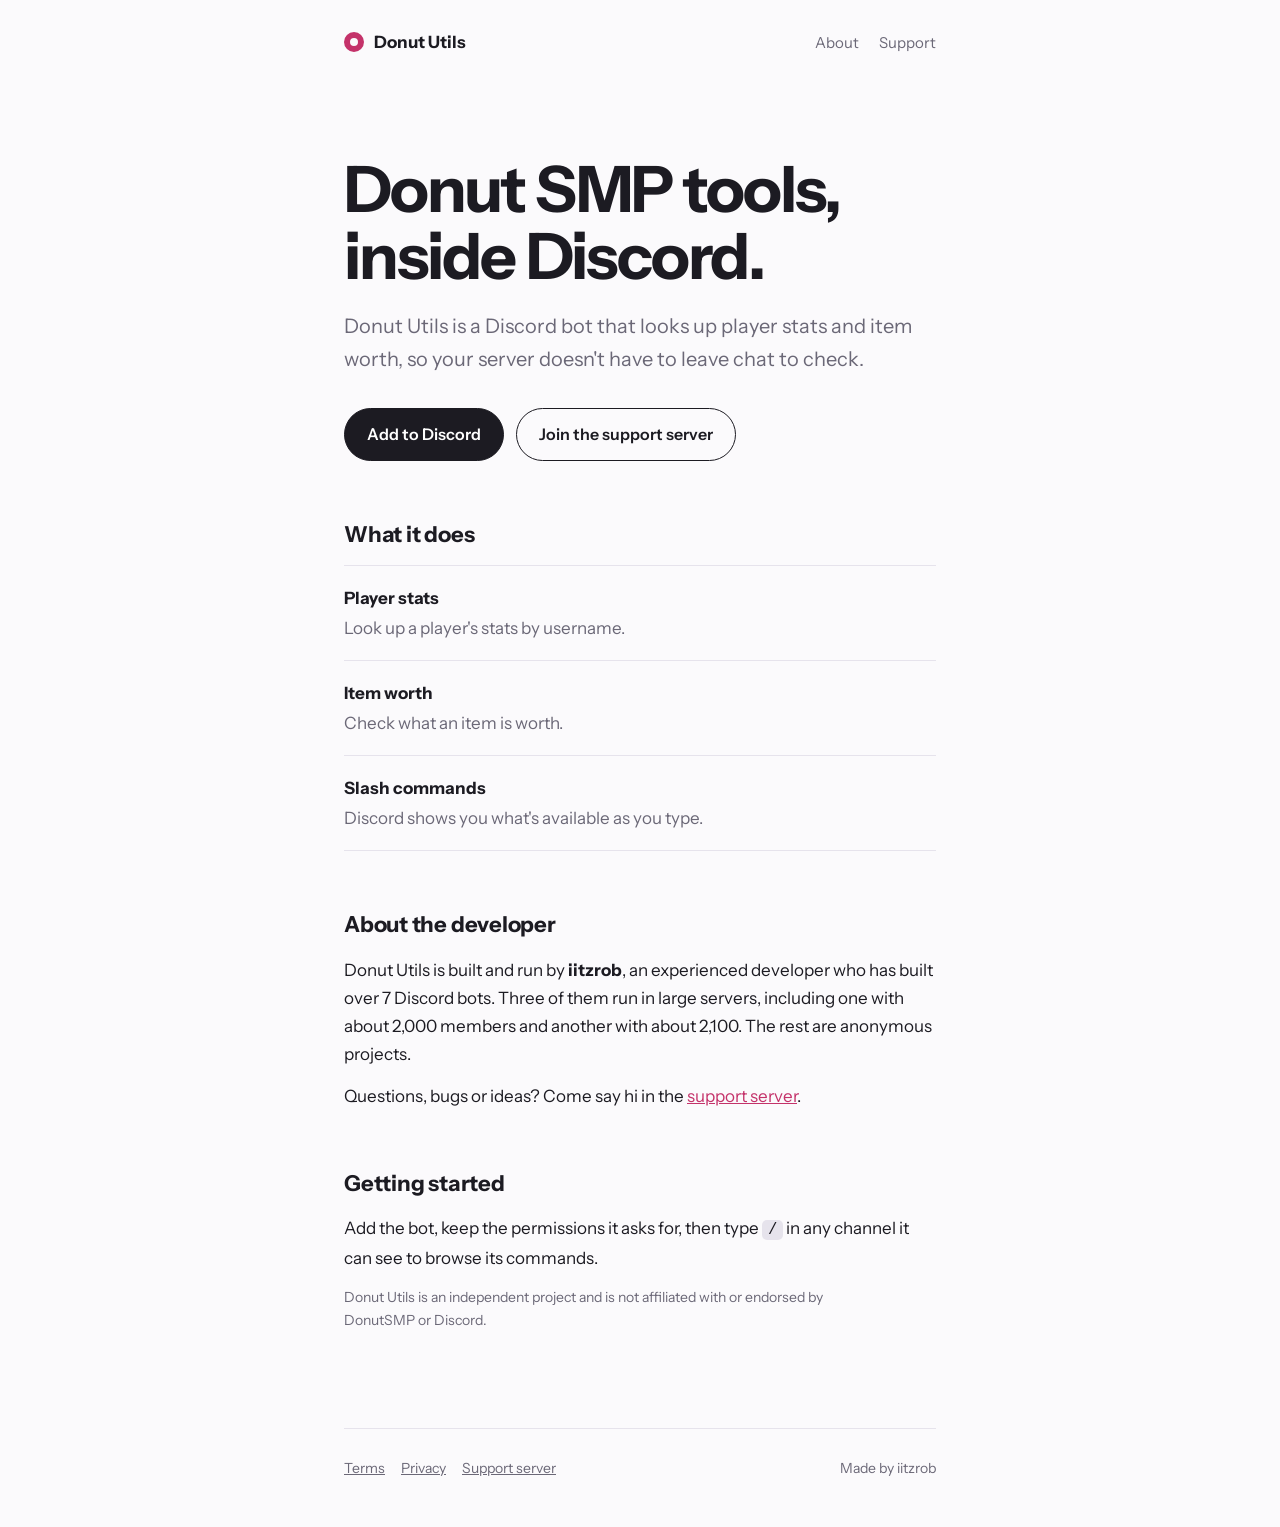
<file: index.html>
<!doctype html><html lang="en"><head><meta charset="utf-8"><meta name="viewport" content="width=device-width,initial-scale=1"><title>Donut Utils</title><meta name="description" content="Donut Utils is a Discord bot for DonutSMP stats and item worth lookups."><link rel="icon" href="data:image/svg+xml,<svg xmlns=%27http://www.w3.org/2000/svg%27 viewBox=%270 0 100 100%27><text y=%27.9em%27 font-size=%2790%27>🍩</text></svg>"><link rel="preconnect" href="https://fonts.googleapis.com"><link rel="preconnect" href="https://fonts.gstatic.com" crossorigin><link href="https://fonts.googleapis.com/css2?family=Instrument+Sans:wght@400;600;700&display=swap" rel="stylesheet"><link rel="stylesheet" href="style.css"></head><body><div class="wrap"><header><a class="logo" href="index.html"><span class="ring"></span>Donut Utils</a><nav><a href="index.html#about">About</a><a href="https://discord.gg/graDuUrfMg">Support</a></nav></header>
<main>
<h1>Donut SMP tools, inside Discord.</h1>
<p class="lead">Donut Utils is a Discord bot that looks up player stats and item worth, so your server doesn't have to leave chat to check.</p>
<div class="actions">
<a class="btn primary" href="https://discord.com/oauth2/authorize?client_id=1556526408845754458&permissions=3221351504&integration_type=0&scope=bot+applications.commands">Add to Discord</a>
<a class="btn ghost" href="https://discord.gg/graDuUrfMg">Join the support server</a>
</div>

<h2 id="features">What it does</h2>
<div class="feat"><h3>Player stats</h3><p>Look up a player's stats by username.</p></div>
<div class="feat"><h3>Item worth</h3><p>Check what an item is worth.</p></div>
<div class="feat"><h3>Slash commands</h3><p>Discord shows you what's available as you type.</p></div>

<h2 id="about">About the developer</h2>
<p>Donut Utils is built and run by <strong>iitzrob</strong>, an experienced developer who has built over 7 Discord bots. Three of them run in large servers, including one with about 2,000 members and another with about 2,100. The rest are anonymous projects.</p>
<p>Questions, bugs or ideas? Come say hi in the <a href="https://discord.gg/graDuUrfMg">support server</a>.</p>

<h2>Getting started</h2>
<p>Add the bot, keep the permissions it asks for, then type <code>/</code> in any channel it can see to browse its commands.</p>
<p class="meta">Donut Utils is an independent project and is not affiliated with or endorsed by DonutSMP or Discord.</p>
</main>
<footer><div><a href="terms.html">Terms</a><a href="privacy.html">Privacy</a><a href="https://discord.gg/graDuUrfMg">Support server</a></div><div>Made by iitzrob</div></footer></div></body></html>
</file>
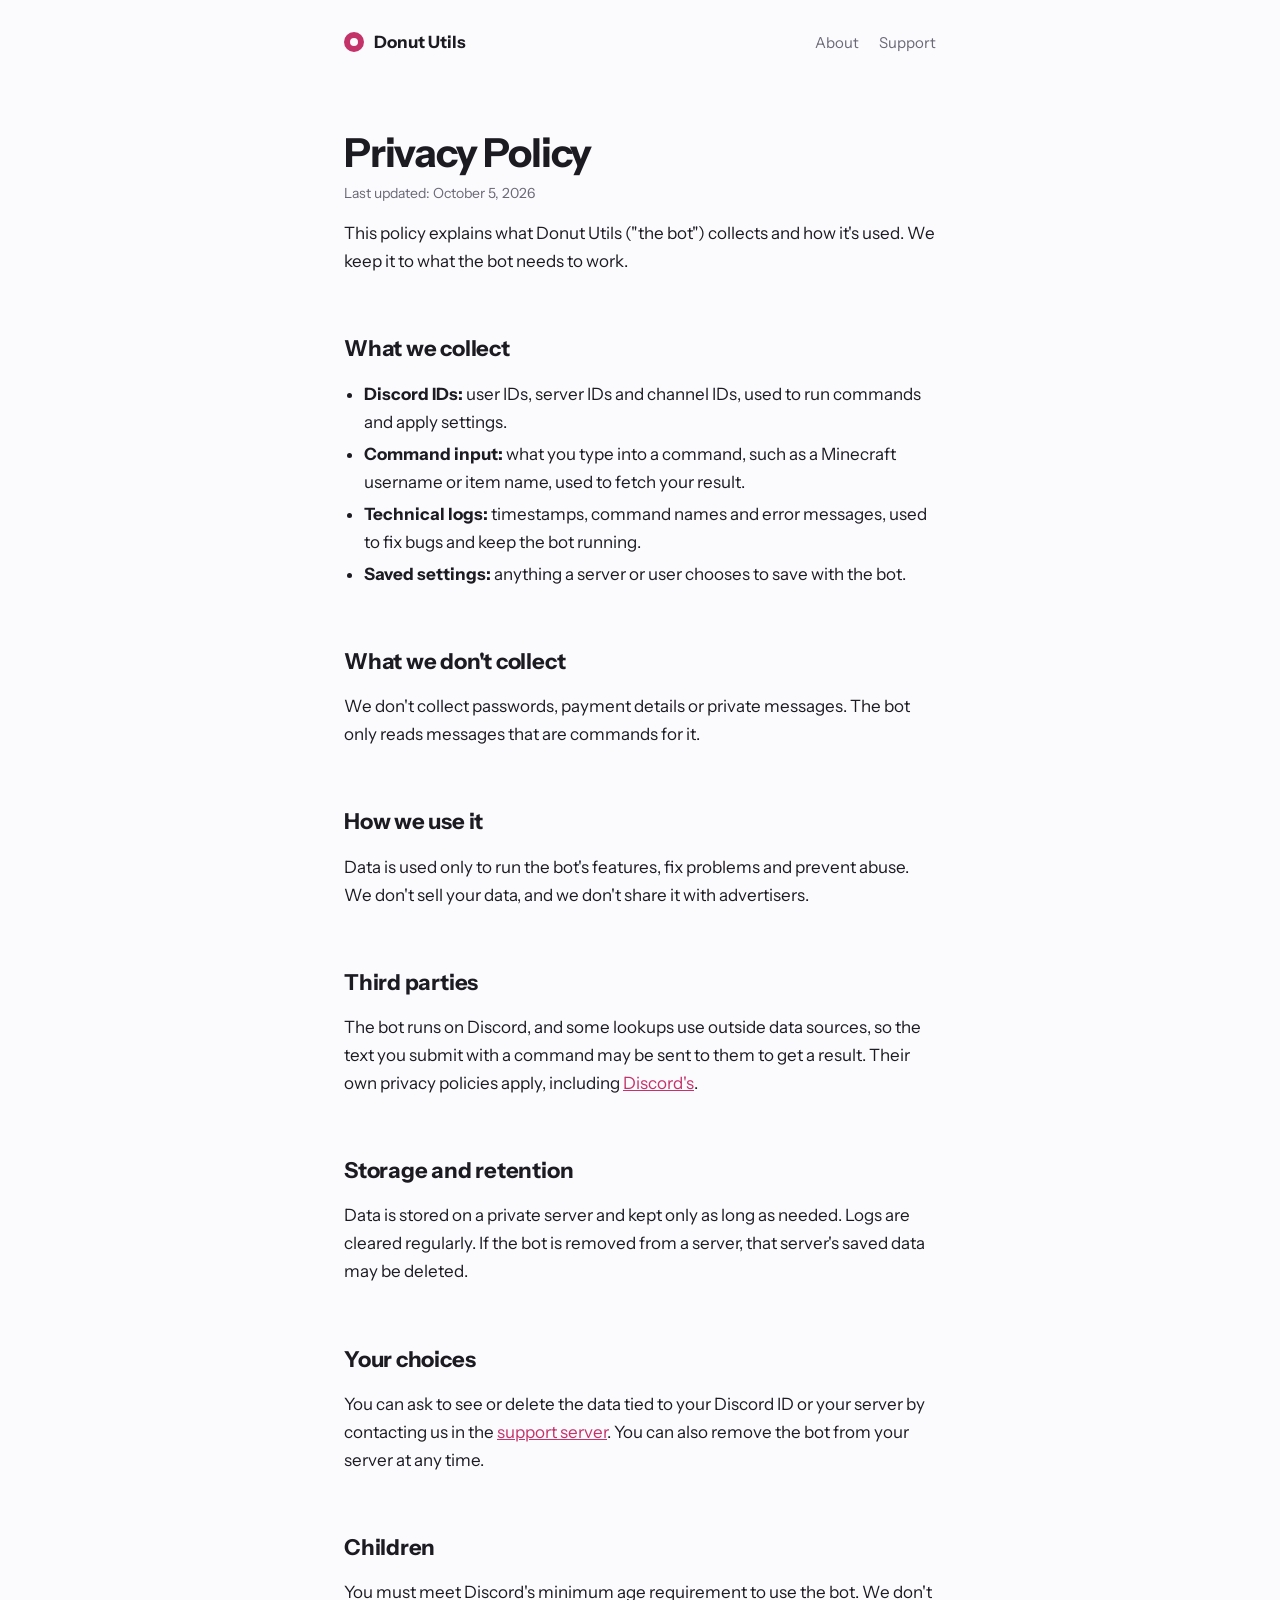
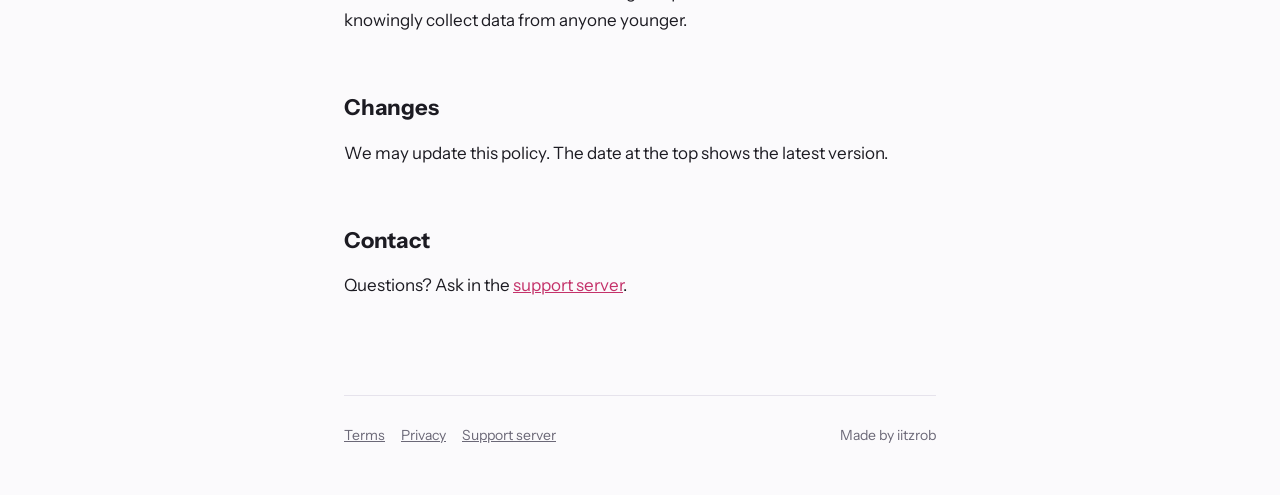
<file: privacy (2).html>
<!doctype html><html lang="en"><head><meta charset="utf-8"><meta name="viewport" content="width=device-width,initial-scale=1"><title>Privacy Policy - Donut Utils</title><meta name="description" content="Donut Utils is a Discord bot for DonutSMP stats and item worth lookups."><link rel="icon" href="data:image/svg+xml,<svg xmlns=%27http://www.w3.org/2000/svg%27 viewBox=%270 0 100 100%27><text y=%27.9em%27 font-size=%2790%27>🍩</text></svg>"><link rel="preconnect" href="https://fonts.googleapis.com"><link rel="preconnect" href="https://fonts.gstatic.com" crossorigin><link href="https://fonts.googleapis.com/css2?family=Instrument+Sans:wght@400;600;700&display=swap" rel="stylesheet"><link rel="stylesheet" href="style.css"></head><body><div class="wrap"><header><a class="logo" href="index.html"><span class="ring"></span>Donut Utils</a><nav><a href="index.html#about">About</a><a href="https://discord.gg/graDuUrfMg">Support</a></nav></header>
<main class="doc">
<h1>Privacy Policy</h1>
<p class="meta">Last updated: October 5, 2026</p>
<p>This policy explains what Donut Utils ("the bot") collects and how it's used. We keep it to what the bot needs to work.</p>
<h2>What we collect</h2>
<ul>
<li><strong>Discord IDs:</strong> user IDs, server IDs and channel IDs, used to run commands and apply settings.</li>
<li><strong>Command input:</strong> what you type into a command, such as a Minecraft username or item name, used to fetch your result.</li>
<li><strong>Technical logs:</strong> timestamps, command names and error messages, used to fix bugs and keep the bot running.</li>
<li><strong>Saved settings:</strong> anything a server or user chooses to save with the bot.</li>
</ul>
<h2>What we don't collect</h2>
<p>We don't collect passwords, payment details or private messages. The bot only reads messages that are commands for it.</p>
<h2>How we use it</h2>
<p>Data is used only to run the bot's features, fix problems and prevent abuse. We don't sell your data, and we don't share it with advertisers.</p>
<h2>Third parties</h2>
<p>The bot runs on Discord, and some lookups use outside data sources, so the text you submit with a command may be sent to them to get a result. Their own privacy policies apply, including <a href="https://discord.com/privacy">Discord's</a>.</p>
<h2>Storage and retention</h2>
<p>Data is stored on a private server and kept only as long as needed. Logs are cleared regularly. If the bot is removed from a server, that server's saved data may be deleted.</p>
<h2>Your choices</h2>
<p>You can ask to see or delete the data tied to your Discord ID or your server by contacting us in the <a href="https://discord.gg/graDuUrfMg">support server</a>. You can also remove the bot from your server at any time.</p>
<h2>Children</h2>
<p>You must meet Discord's minimum age requirement to use the bot. We don't knowingly collect data from anyone younger.</p>
<h2>Changes</h2>
<p>We may update this policy. The date at the top shows the latest version.</p>
<h2>Contact</h2>
<p>Questions? Ask in the <a href="https://discord.gg/graDuUrfMg">support server</a>.</p>
</main>
<footer><div><a href="terms.html">Terms</a><a href="privacy.html">Privacy</a><a href="https://discord.gg/graDuUrfMg">Support server</a></div><div>Made by iitzrob</div></footer></div></body></html>
</file>
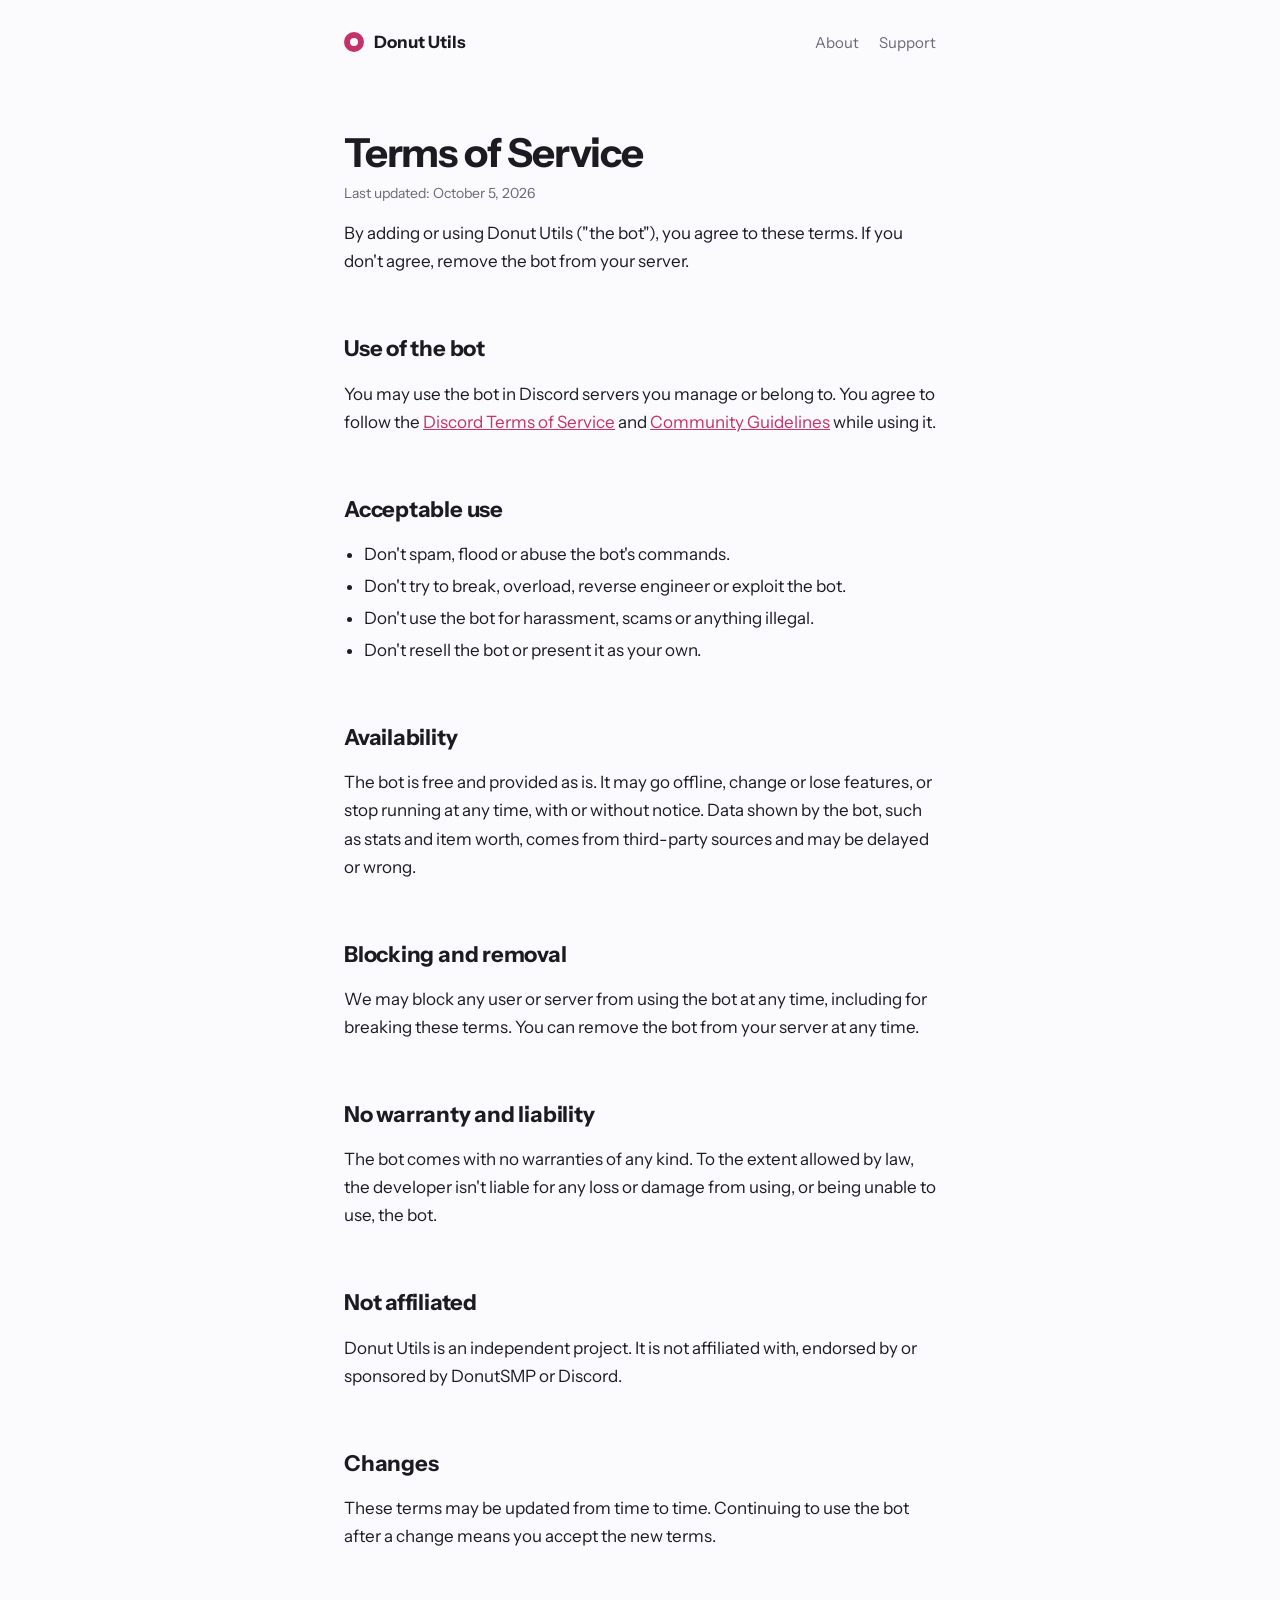
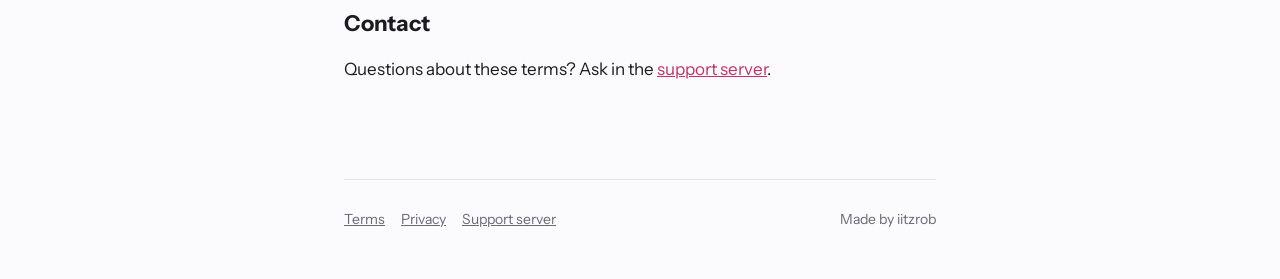
<file: terms.html>
<!doctype html><html lang="en"><head><meta charset="utf-8"><meta name="viewport" content="width=device-width,initial-scale=1"><title>Terms of Service - Donut Utils</title><meta name="description" content="Donut Utils is a Discord bot for DonutSMP stats and item worth lookups."><link rel="icon" href="data:image/svg+xml,<svg xmlns=%27http://www.w3.org/2000/svg%27 viewBox=%270 0 100 100%27><text y=%27.9em%27 font-size=%2790%27>🍩</text></svg>"><link rel="preconnect" href="https://fonts.googleapis.com"><link rel="preconnect" href="https://fonts.gstatic.com" crossorigin><link href="https://fonts.googleapis.com/css2?family=Instrument+Sans:wght@400;600;700&display=swap" rel="stylesheet"><link rel="stylesheet" href="style.css"></head><body><div class="wrap"><header><a class="logo" href="index.html"><span class="ring"></span>Donut Utils</a><nav><a href="index.html#about">About</a><a href="https://discord.gg/graDuUrfMg">Support</a></nav></header>
<main class="doc">
<h1>Terms of Service</h1>
<p class="meta">Last updated: October 5, 2026</p>
<p>By adding or using Donut Utils ("the bot"), you agree to these terms. If you don't agree, remove the bot from your server.</p>
<h2>Use of the bot</h2>
<p>You may use the bot in Discord servers you manage or belong to. You agree to follow the <a href="https://discord.com/terms">Discord Terms of Service</a> and <a href="https://discord.com/guidelines">Community Guidelines</a> while using it.</p>
<h2>Acceptable use</h2>
<ul>
<li>Don't spam, flood or abuse the bot's commands.</li>
<li>Don't try to break, overload, reverse engineer or exploit the bot.</li>
<li>Don't use the bot for harassment, scams or anything illegal.</li>
<li>Don't resell the bot or present it as your own.</li>
</ul>
<h2>Availability</h2>
<p>The bot is free and provided as is. It may go offline, change or lose features, or stop running at any time, with or without notice. Data shown by the bot, such as stats and item worth, comes from third-party sources and may be delayed or wrong.</p>
<h2>Blocking and removal</h2>
<p>We may block any user or server from using the bot at any time, including for breaking these terms. You can remove the bot from your server at any time.</p>
<h2>No warranty and liability</h2>
<p>The bot comes with no warranties of any kind. To the extent allowed by law, the developer isn't liable for any loss or damage from using, or being unable to use, the bot.</p>
<h2>Not affiliated</h2>
<p>Donut Utils is an independent project. It is not affiliated with, endorsed by or sponsored by DonutSMP or Discord.</p>
<h2>Changes</h2>
<p>These terms may be updated from time to time. Continuing to use the bot after a change means you accept the new terms.</p>
<h2>Contact</h2>
<p>Questions about these terms? Ask in the <a href="https://discord.gg/graDuUrfMg">support server</a>.</p>
</main>
<footer><div><a href="terms.html">Terms</a><a href="privacy.html">Privacy</a><a href="https://discord.gg/graDuUrfMg">Support server</a></div><div>Made by iitzrob</div></footer></div></body></html>
</file>
<file: style.css>
:root{--bg:#fbfafc;--fg:#1c1b22;--mute:#6b6877;--line:#e6e3ec;--pink:#c4326a;--btn:#1c1b22;--btnfg:#fff}
@media (prefers-color-scheme:dark){:root{--bg:#15141a;--fg:#f1eff5;--mute:#9a96a8;--line:#2a2833;--pink:#ff6b9d;--btn:#f1eff5;--btnfg:#15141a}}
*{box-sizing:border-box}
html{scroll-behavior:smooth}
body{margin:0;background:var(--bg);color:var(--fg);font:17px/1.65 "Instrument Sans",system-ui,-apple-system,"Segoe UI",sans-serif;-webkit-font-smoothing:antialiased}
.wrap{max-width:640px;margin:0 auto;padding:0 24px}
header{padding:28px 0;display:flex;justify-content:space-between;align-items:center}
header a.logo{font-weight:700;color:var(--fg);text-decoration:none;display:flex;align-items:center;gap:10px}
.ring{width:20px;height:20px;border-radius:50%;border:6px solid var(--pink);display:inline-block}
nav a{color:var(--mute);text-decoration:none;margin-left:20px;font-size:15px}
nav a:hover,nav a:focus-visible{color:var(--fg)}
a:focus-visible,.btn:focus-visible{outline:2px solid var(--pink);outline-offset:3px;border-radius:4px}
h1{font-size:clamp(40px,9vw,64px);line-height:1.05;letter-spacing:-.03em;margin:72px 0 20px;font-weight:700}
h2{font-size:22px;letter-spacing:-.01em;margin:56px 0 12px}
h3{font-size:17px;margin:0 0 2px}
p{margin:0 0 14px;max-width:60ch}
.lead{font-size:20px;color:var(--mute)}
.actions{display:flex;gap:12px;flex-wrap:wrap;margin:32px 0 0}
.btn{display:inline-block;padding:12px 22px;border-radius:999px;font-weight:600;text-decoration:none;font-size:16px;border:1px solid var(--btn)}
.btn.primary{background:var(--btn);color:var(--btnfg)}
.btn.ghost{color:var(--fg)}
.btn:hover{opacity:.85}
ul{padding-left:20px;margin:0 0 14px}
li{margin:4px 0}
.feat{border-top:1px solid var(--line);padding:18px 0}
.feat:last-of-type{border-bottom:1px solid var(--line)}
.feat p{margin:0;color:var(--mute)}
code{background:var(--line);padding:1px 6px;border-radius:5px;font-size:.92em}
.meta{color:var(--mute);font-size:14px}
footer{border-top:1px solid var(--line);margin-top:96px;padding:28px 0 48px;color:var(--mute);font-size:14px;display:flex;justify-content:space-between;flex-wrap:wrap;gap:12px}
footer a{color:var(--mute);margin-right:16px}
footer a:hover{color:var(--fg)}
.doc h1{font-size:40px;margin:48px 0 8px}
main a{color:var(--pink)}
main a.btn.primary{color:var(--btnfg)}
main a.btn.ghost{color:var(--fg)}
</file>
